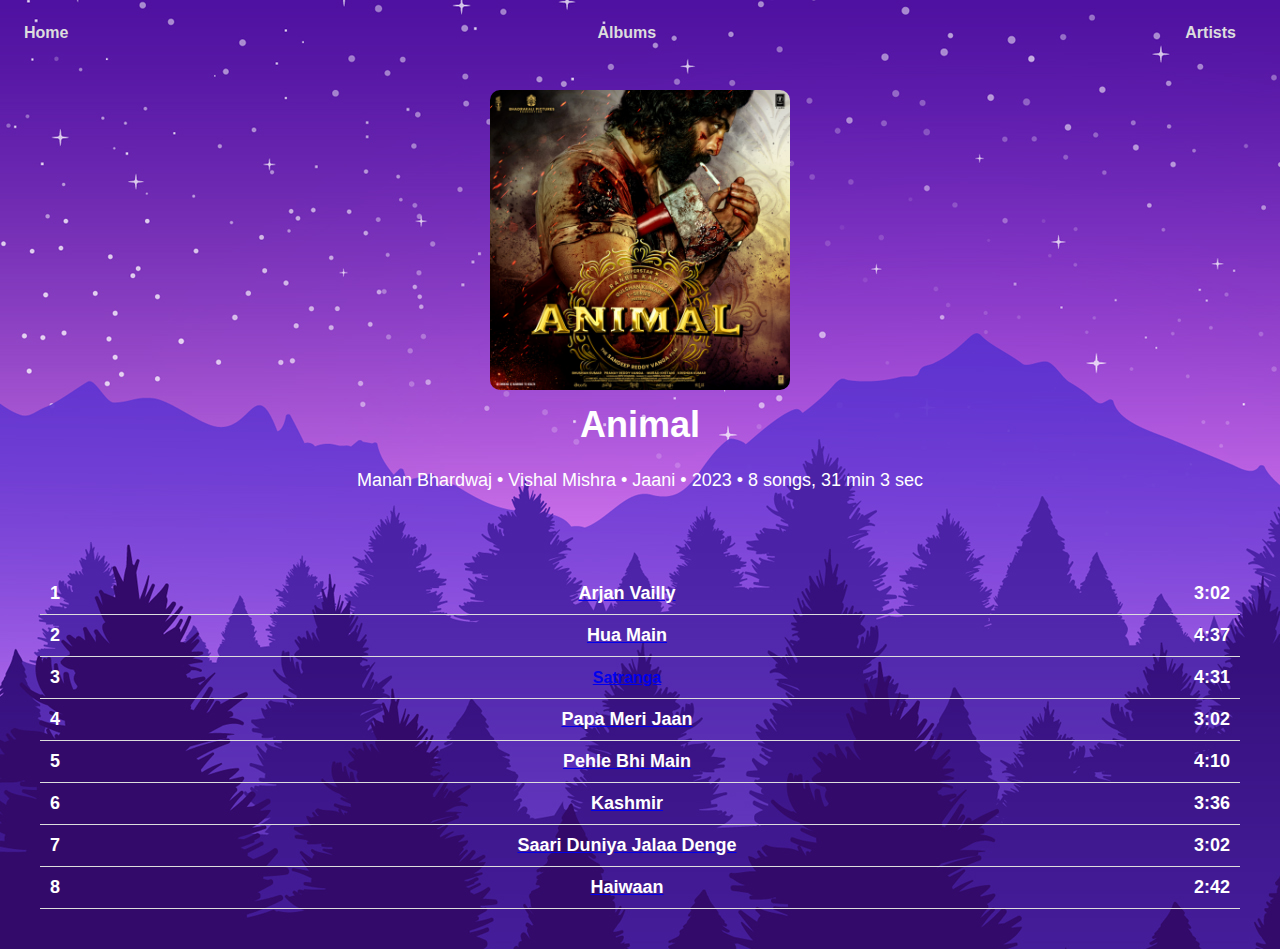
<file: animal.html>
<!DOCTYPE html>
<html lang="en">
<head>
    <style>
        body {
    font-family: Arial, sans-serif;
    background: url(img.jpg);
}

header {
   color: #ffffff;
    padding: 1em;
    text-align: center;
}

header nav ul {
    list-style: none;
    margin: 0;
    padding: 0;
    display: flex;
    justify-content: space-between;
}

header nav ul li {
    margin-right: 20px;
}

header nav a {
    color: #ddd;
    text-decoration: none;
    font-weight: 600;
}
header nav a:hover {
    color: #ffffff;
    text-decoration: none;
   
}

.album-cover {
    color: #ffffff;
    padding: 2em;
    text-align: center;
}

.album-cover img {
    width: 25%;
    height: 300px;
    color: #ffffff;
    border-radius: 10px;
}

.album-cover h1 {
    font-size: 36px;
    margin-top: 10px;

}

.album-cover p {
    font-size: 18px;
    color: #ffffff;
}

.tracklist {
    padding: 2em;
}

.tracklist ul {
    list-style: none;
    margin: 0;
    padding: 0;
}

.tracklist li {
    display: flex;
    justify-content: space-between;
    align-items: center;
    padding: 10px;
    border-bottom: 1px solid #ddd;
    color: #ddd;
    font-weight: 600;
}
.tracklist li:hover {
    color: #fff;
}


.tracklist li span {
    font-size: 18px;
}

.tracklist li span:first-child {
    font-weight: bold;
    color: #ffffff;
}

.tracklist li span:last-child {
    color: #ffffff;
}
    </style>
    <title>Animal Album</title>
    
</head>
<body>
    <header>
        <nav>
            <ul>
                <li><a href="./index.php">Home</a></li>
                <li><a href="#">Albums</a></li>
                <li><a href="#">Artists</a></li>
            </ul>
        </nav>
    </header>
    <main>
        <section class="album-cover">
            <img src="item-6.jpg" alt="Album Cover">
            <h1>Animal</h1>
            <p>Manan Bhardwaj • Vishal Mishra • Jaani • 2023 • 8 songs, 31 min 3 sec</p>
        </section>
        <section class="tracklist">
            <ul>
                <li>
                    
                    <span>1</span>
                    <a href="./Music/Arjan Vailly - Manan Bhardwaj, Bhupinder Babbal.m4a">
                    <span>Arjan Vailly</span>
                </a>
                    <span>3:02</span>
                </li>

                <li>
                    
                    <span>2</span>
                    <a href="./Music/Hua Main - Raghav Chaitanya, Manoj Muntashir, Pritam.m4a">

                    <span>Hua Main</span>
                </a>
                    <span>4:37</span>
                
                </li>

                <li>
                    <span>3</span>
                    <a href="./Music/Satranga - Arijit Singh, Shreyas Puranik, Siddharth-Garima.m4a">
                    <span=yellow














>Satranga</span>
                </a>
                    <span>4:31</span>
                </li>

                <li>
                    <span>4</span>
                    <a href="./Music/Papa Meri Jaan - Sonu Nigam, Harshavardhan Rameshwar, Raj Shekhar.m4a">
                    <span>Papa Meri Jaan</span>
                </a>
                    <span>3:02</span>
                
                </li>

                <li>
                    <span>5</span>
                    <a href="Music/Pehle Bhi Main - Vishal Mishra, Raj Shekhar.m4a">
                    <span>Pehle Bhi Main</span>
                </a>
                    <span>4:10</span>
                </li>

                <li>
                    
                    <span>6</span>
                    <a href="Music/Kashmir - Manan Bhardwaj, Shreya Ghoshal.m4a">
                    <span>Kashmir</span>
                </a>
                    <span>3:36</span>
                </li>

                <li>
                    <span>7</span>
                    <a href="Music/Saari Duniya Jalaa Denge - Jaani, B Praak.m4a">
                    <span>Saari Duniya Jalaa Denge</span>
                </a>
                    <span>3:02</span>
                </li>

                <li>
                    <span>8</span>
                    <a href="Music/Haiwaan - Ashim Kemson.m4a">
                    <span>Haiwaan</span>
                </a>
                    <span>2:42</span>
                </li>

            </ul>
        </section>
    </main>
</body>
</html>
</file>
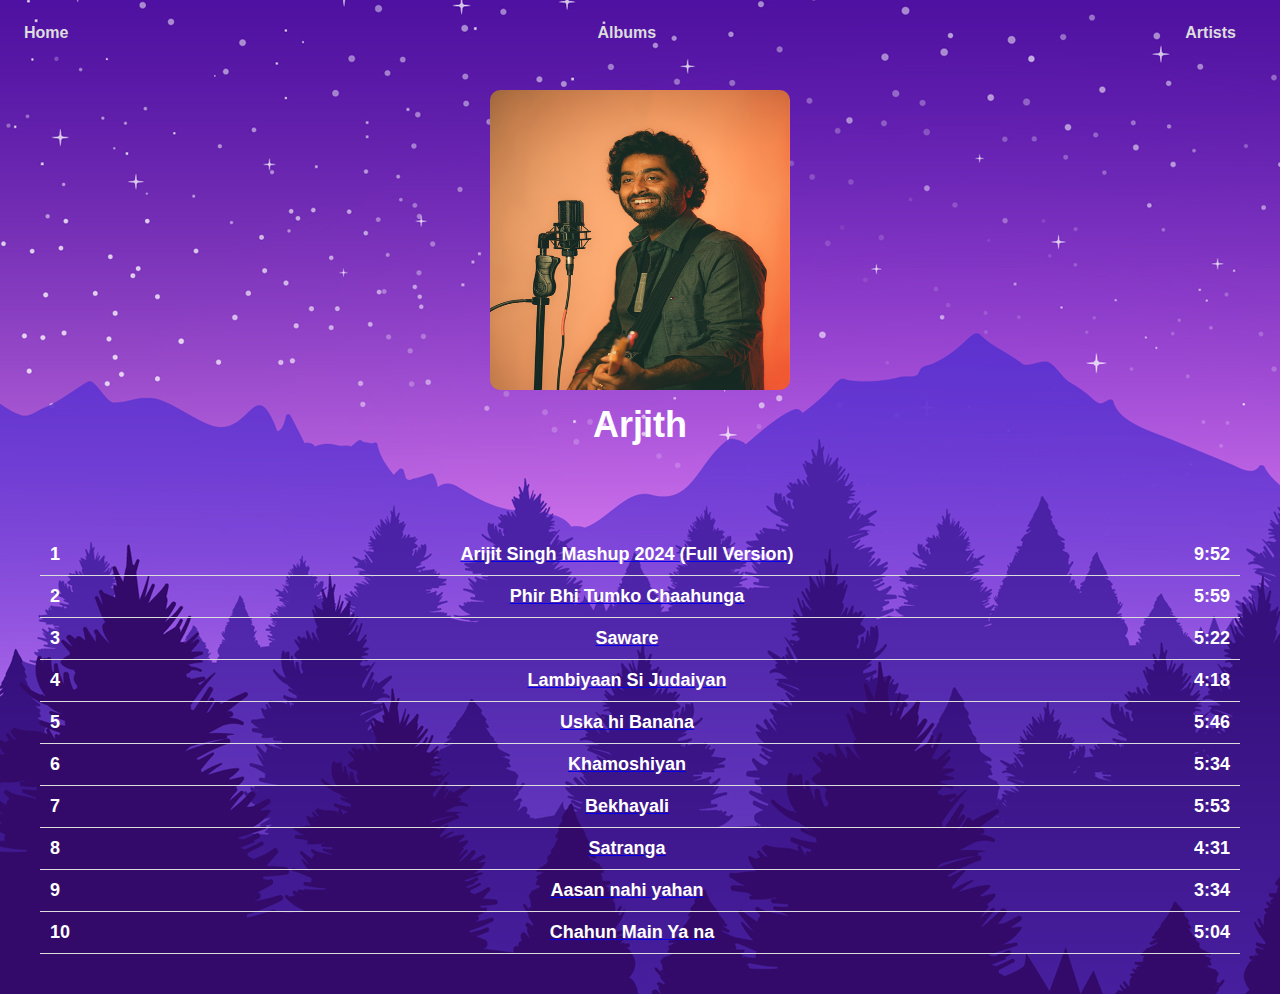
<file: arjith.html>
<!DOCTYPE html>
<html lang="en">
<head>
    <style>
        body {
    font-family: Arial, sans-serif;
    background: url(img.jpg);
}

header {
   color: #ffffff;
    padding: 1em;
    text-align: center;
}

header nav ul {
    list-style: none;
    margin: 0;
    padding: 0;
    display: flex;
    justify-content: space-between;
}

header nav ul li {
    margin-right: 20px;
}

header nav a {
    color: #ddd;
    text-decoration: none;
    font-weight: 600;
}
header nav a:hover {
    color: #ffffff;
    text-decoration: none;
   
}

.album-cover {
    color: #ffffff;
    padding: 2em;
    text-align: center;
}

.album-cover img {
    width: 25%;
    height: 300px;
    color: #ffffff;
    border-radius: 10px;
}

.album-cover h1 {
    font-size: 36px;
    margin-top: 10px;

}

.album-cover p {
    font-size: 18px;
    color: #ffffff;
}

.tracklist {
    padding: 2em;
}

.tracklist ul {
    list-style: none;
    margin: 0;
    padding: 0;
}

.tracklist li {
    display: flex;
    justify-content: space-between;
    align-items: center;
    padding: 10px;
    border-bottom: 1px solid #ddd;
    color: #ddd;
    font-weight: 600;
}
.tracklist li:hover {
    color: #fff;
}


.tracklist li span {
    font-size: 18px;
}

.tracklist li span:first-child {
    font-weight: bold;
    color: #ffffff;
}

.tracklist li span:last-child {
    color: #ffffff;
}
    </style>
    <title>Best Of Arjith's</title>
    
</head>
<body>
    <header>
        <nav>
            <ul>
                <li><a href="./index.php">Home</a></li>
                <li><a href="#">Albums</a></li>
                <li><a href="#">Artists</a></li>
            </ul>
        </nav>
    </header>
    <main>
        <section class="album-cover">
            <img src="item-18.jpeg" alt="Album Cover">
            <h1>Arjith</h1>
        </section>
        <section class="tracklist">
            <ul>
                <li>
                    
                    <span>1</span>
                    <a href="./Music/Arijit Singh Mashup 2024 Full Version SICKVED.mp3">
                    <span>Arijit Singh Mashup 2024 (Full Version)</span>
                </a>
                    <span>9:52</span>
                </li>

                <li>
                    
                    <span>2</span>
                    <a href="./Music/Phir Bhi Tumko Chaahunga lyric Arijit Singh Arjun K Shraddha K Mithoon Manoj M.mp3">
                    <span>Phir Bhi Tumko Chaahunga</span>
                </a>
                    <span>5:59</span>
                
                </li>

                <li>
                    <span>3</span>
                    <a href="./Music/Saware Lyrics Video Phantom Arijit Singh Saif Ali Khan Katrina Kaif Pritam T Series.mp3">
                    <span>Saware</span>
                </a>
                    <span>5:22</span>
                </li>

                <li>
                    <span>4</span>
                    <a href="./Music/Lambiyaan Si Judaiyaan From Raabta.mp3">
                    <span>Lambiyaan Si Judaiyan</span>
                </a>
                    <span>4:18</span>
                
                </li>

                <li>
                    <span>5</span>
                    <a href="Music/Uska Hi Banana.mp3">
                    <span>Uska hi Banana</span>
                </a>
                    <span>5:46</span>
                </li>

                <li>
                    
                    <span>6</span>
                    <a href="Music/Khamoshiyan.mp3">
                    <span>Khamoshiyan</span>
                </a>
                    <span>5:34</span>
                </li>

                <li>
                    <span>7</span>
                    <a href="Music/Bekhayali From Kabir Singh.mp3">
                    <span>Bekhayali</span>
                </a>
                    <span>5:53</span>
                </li>

                <li>
                    <span>8</span>
                    <a href="Music/Satranga - Arijit Singh, Shreyas Puranik, Siddharth-Garima.m4a">
                    <span>Satranga</span>
                </a>
                    <span>4:31</span>
                </li>

                <li>
                    <span>9</span>
                    <a href="Music/Aasan Nahin Yahan - Arijit Singh.m4a">
                    <span>Aasan nahi yahan</span>
                </a>
                    <span>3:34</span>
                </li>
                <li>
                    <span>10</span>
                    <a href="Music/Chahun Main Ya Naa - Arijit Singh, Palak Muchhal.m4a">
                    <span>Chahun Main Ya na</span>
                </a>
                    <span>5:04</span>
                </li>
                


            </ul>
        </section>
    </main>
</body>
</html>
</file>
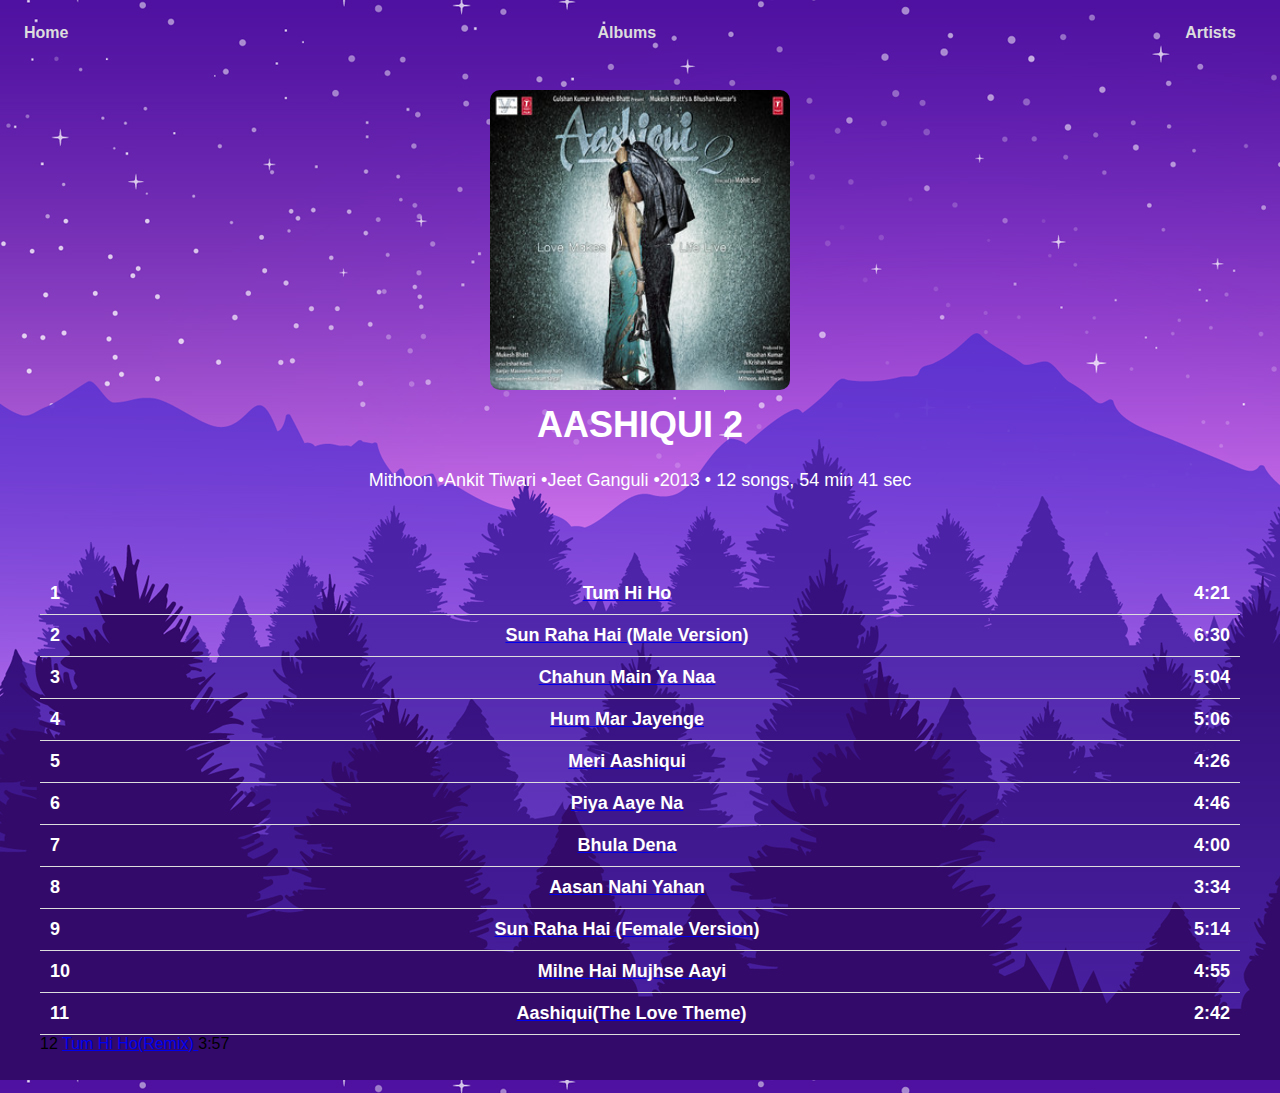
<file: ash.html>
<!DOCTYPE html>
<html lang="en">
<head>
    <style>
        body {
    font-family: Arial, sans-serif;
    background: url(img.jpg);
}

header {
   color: #ffffff;
    padding: 1em;
    text-align: center;
}

header nav ul {
    list-style: none;
    margin: 0;
    padding: 0;
    display: flex;
    justify-content: space-between;
}

header nav ul li {
    margin-right: 20px;
}

header nav a {
    color: #ddd;
    text-decoration: none;
    font-weight: 600;
}
header nav a:hover {
    color: #ffffff;
    text-decoration: none;
   
}

.album-cover {
    color: #ffffff;
    padding: 2em;
    text-align: center;
}

.album-cover img {
    width: 25%;
    height: 300px;
    color: #ffffff;
    border-radius: 10px;
}

.album-cover h1 {
    font-size: 36px;
    margin-top: 10px;

}

.album-cover p {
    font-size: 18px;
    color: #ffffff;
}

.tracklist {
    padding: 2em;
}

.tracklist ul {
    list-style: none;
    margin: 0;
    padding: 0;
}

.tracklist li {
    display: flex;
    justify-content: space-between;
    align-items: center;
    padding: 10px;
    border-bottom: 1px solid #ddd;
    color: #ddd;
    font-weight: 600;
}
.tracklist li:hover {
    color: #fff;
}


.tracklist li span {
    font-size: 18px;
}

.tracklist li span:first-child {
    font-weight: bold;
    color: #ffffff;
}

.tracklist li span:last-child {
    color: #ffffff;
}
    </style>
    <title>Aashiqui 2 Album</title>
    
</head>
<body>
    <header>
        <nav>
            <ul>
                <li><a href="./index.php">Home</a></li>
                <li><a href="#">Albums</a></li>
                <li><a href="#">Artists</a></li>
            </ul>
        </nav>
    </header>
    <main>
        <section class="album-cover">
            <img src="item-15.jpeg" alt="Album Cover">
            <h1>AASHIQUI 2</h1>
            <p>Mithoon •Ankit Tiwari •Jeet Ganguli •2013 • 12 songs, 54 min 41 sec</p>
        </section>
        <section class="tracklist">
            <ul>
                <li>
                    
                    <span>1</span>
                    <a href="./Music/Tum Hi Ho - Mithoon, Arijit Singh.m4a">
                    <span>Tum Hi Ho</span>
                </a>
                    <span>4:21</span>
                </li>

                <li>
                    
                    <span>2</span>
                    <a href="./Music/Sunn Raha Hai (Male) - Ankit Tiwari.m4a">
                    <span>Sun Raha Hai (Male Version)</span>
                </a>
                    <span>6:30</span>
                
                </li>

                <li>
                    <span>3</span>
                    <a href="./Music/Chahun Main Ya Naa - Arijit Singh, Palak Muchhal.m4a">
                    <span>Chahun Main Ya Naa</span>
                </a>
                    <span>5:04</span>
                </li>

                <li>
                    <span>4</span>
                    <a href="./Music/Hum Mar Jayenge - Arijit Singh, Tulsi Kumar.m4a">
                    <span>Hum Mar Jayenge</span>
                </a>
                    <span>5:06</span>
                
                </li>

                <li>
                    <span>5</span>
                    <a href="Music/Meri Aashiqui - Arijit Singh, Palak Muchhal.m4a">
                    <span>Meri Aashiqui</span>
                </a>
                    <span>4:26</span>
                </li>

                <li>
                    
                    <span>6</span>
                    <a href="Music/Piya Aaye Na - Tulsi Kumar, KK.m4a">
                    <span>Piya Aaye Na</span>
                </a>
                    <span>4:46</span>
                </li>

                <li>
                    <span>7</span>
                    <a href="Music/Bhula Dena - Mustafa Zahid.m4a
                    ">
                    <span>Bhula Dena</span>
                </a>
                    <span>4:00</span>
                </li>

                <li>
                    <span>8</span>
                    <a href="Music/Aasan Nahin Yahan - Arijit Singh.m4a">
                    <span>Aasan Nahi Yahan</span>
                </a>
                    <span>3:34</span>
                </li>

                <li>
                    <span>9</span>
                    <a href="Music/Sunn Raha Hai (Female) - Shreya Ghoshal.m4a">
                    <span>Sun Raha Hai (Female Version)</span>
                </a>
                    <span>5:14</span>
                </li>
                <li>
                    <span>10</span>
                    <a href="Music/Milne Hai Mujhse Aayi - Arijit Singh.m4a">
                    <span>Milne Hai Mujhse Aayi</span>
                </a>
                    <span>4:55</span>
                </li>
                <li>
                <span>11</span>
                    <a href="Music/Aashiqui (The Love Theme) - Mithoon.m4a">
                    <span>Aashiqui(The Love Theme)</span>
                </a>
                    <span>2:42</span>
                </li>

                <span>12</span>
                    <a href="Music/Tum Hi Ho - Mithoon, Arijit Singh.m4a">
                    <span>Tum Hi Ho(Remix)</span>
                </a>
                    <span>3:57</span>
                </li>


            </ul>
        </section>
    </main>
</body>
</html>
</file>
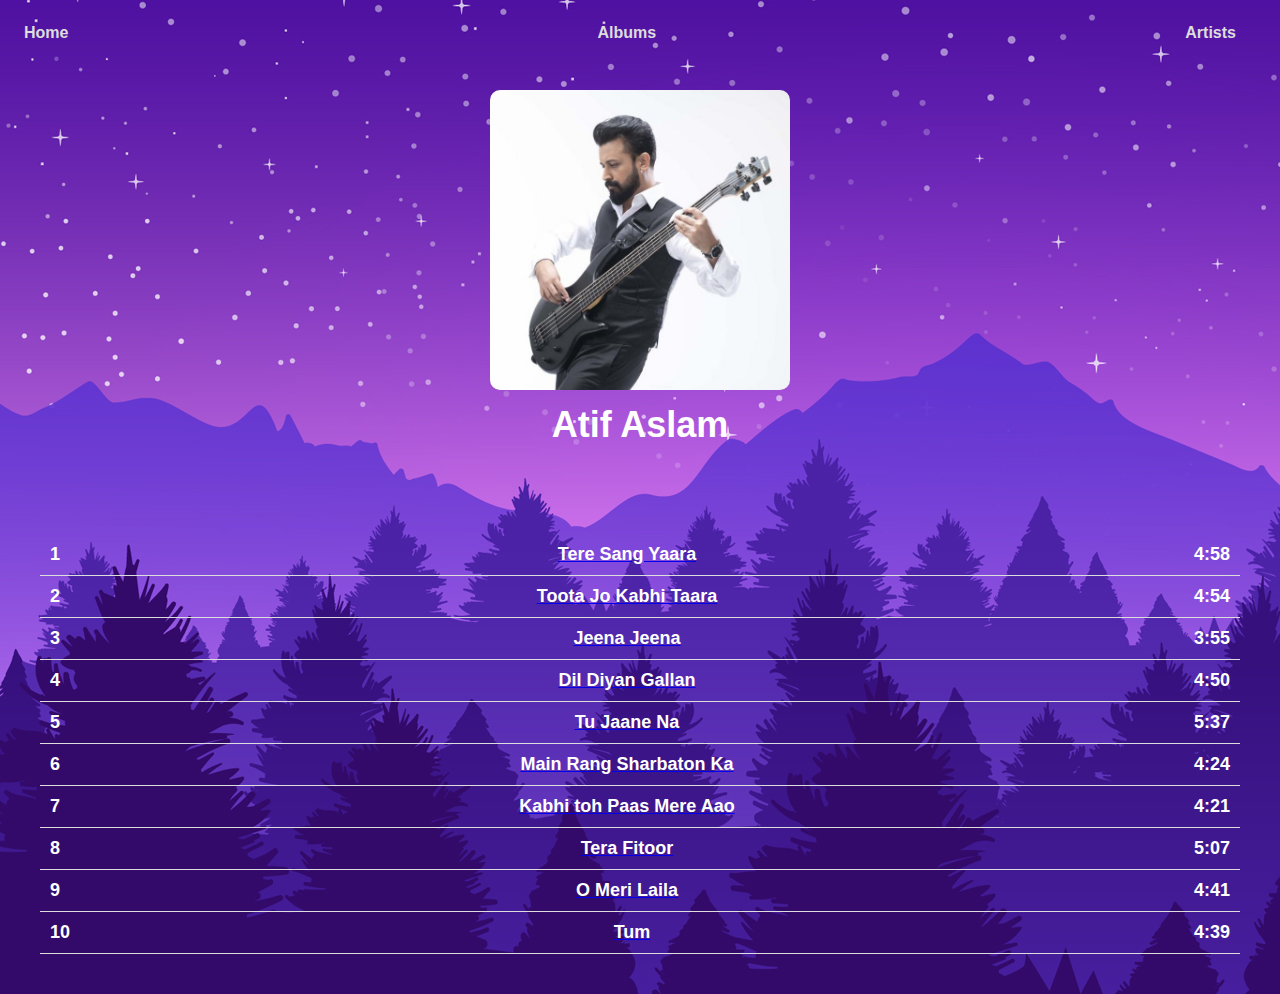
<file: ATIF.html>
<!DOCTYPE html>
<html lang="en">
<head>
    <style>
        body {
    font-family: Arial, sans-serif;
    background: url(img.jpg);
}

header {
   color: #ffffff;
    padding: 1em;
    text-align: center;
}

header nav ul {
    list-style: none;
    margin: 0;
    padding: 0;
    display: flex;
    justify-content: space-between;
}

header nav ul li {
    margin-right: 20px;
}

header nav a {
    color: #ddd;
    text-decoration: none;
    font-weight: 600;
}
header nav a:hover {
    color: #ffffff;
    text-decoration: none;
   
}

.album-cover {
    color: #ffffff;
    padding: 2em;
    text-align: center;
}

.album-cover img {
    width: 25%;
    height: 300px;
    color: #ffffff;
    border-radius: 10px;
}

.album-cover h1 {
    font-size: 36px;
    margin-top: 10px;

}

.album-cover p {
    font-size: 18px;
    color: #ffffff;
}

.tracklist {
    padding: 2em;
}

.tracklist ul {
    list-style: none;
    margin: 0;
    padding: 0;
}

.tracklist li {
    display: flex;
    justify-content: space-between;
    align-items: center;
    padding: 10px;
    border-bottom: 1px solid #ddd;
    color: #ddd;
    font-weight: 600;
}
.tracklist li:hover {
    color: #fff;
}


.tracklist li span {
    font-size: 18px;
}

.tracklist li span:first-child {
    font-weight: bold;
    color: #ffffff;
}

.tracklist li span:last-child {
    color: #ffffff;
}
    </style>
    <title>Best Of Atif's</title>
    
</head>
<body>
    <header>
        <nav>
            <ul>
                <li><a href="./index.php">Home</a></li>
                <li><a href="#">Albums</a></li>
                <li><a href="#">Artists</a></li>
            </ul>
        </nav>
    </header>
    <main>
        <section class="album-cover">
            <img src="item-20.jpeg" alt="Album Cover">
            <h1>Atif Aslam</h1>
        </section>
        <section class="tracklist">
            <ul>
                <li>
                    
                    <span>1</span>
                    <a href="./Music/Tere Sang Yaara Remix.mp3">
                    <span>Tere Sang Yaara</span>
                </a>
                    <span>4:58</span>
                </li>

                <li>
                    
                    <span>2</span>
                    <a href="./Music/Toota Jo Kabhi Tara Tiger Shroff Jacqueline Atif Aslam Sumedha K Sachin Jigar.mp3">
                    <span>Toota Jo Kabhi Taara</span>
                </a>
                    <span>4:54</span>
                
                </li>

                <li>
                    <span>3</span>
                    <a href="./Music/Jeena Jeena.mp3">
                    <span>Jeena Jeena</span>
                </a>
                    <span>3:55</span>
                </li>

                <li>
                    <span>4</span>
                    <a href="./Music/Dil Diyan Gallan.mp3">
                    <span>Dil Diyan Gallan</span>
                </a>
                    <span>4:50</span>
                
                </li>

                <li>
                    <span>5</span>
                    <a href="Music/Tu Jaane Na.mp3">
                    <span>Tu Jaane Na</span>
                </a>
                    <span>5:37</span>
                </li>

                <li>
                    
                    <span>6</span>
                    <a href="Music/Main Rang Sharbaton Ka.mp3">
                    <span>Main Rang Sharbaton Ka</span>
                </a>
                    <span>4:24</span>
                </li>

                <li>
                    <span>7</span>
                    <a href="Music/TERI YAADEIN ATIF ASLAM Kabhi Toh Paas Mere Aao Lyrics.mp3">
                    <span>Kabhi toh Paas Mere Aao</span>
                </a>
                    <span>4:21</span>
                </li>

                <li>
                    <span>8</span>
                    <a href="Music/Tera Fitoor Jab Se Chadh Gaya Re Arijit Singh Romantic Song Genius Full Movie Song.mp3">
                    <span>Tera Fitoor</span>
                </a>
                    <span>5:07</span>
                </li>

                <li>
                    <span>9</span>
                    <a href="Music/O'Meri Laila - Atif Aslam, Jyotica Tangri.m4a">
                    <span>O Meri Laila</span>
                </a>
                    <span>4:41</span>
                </li>
                <li>
                    <span>10</span>
                    <a href="Music/Tum - Atif Aslam.m4a">
                    <span>Tum</span>
                </a>
                    <span>4:39</span>
                </li>
                


            </ul>
        </section>
    </main>
</body>
</html>
</file>
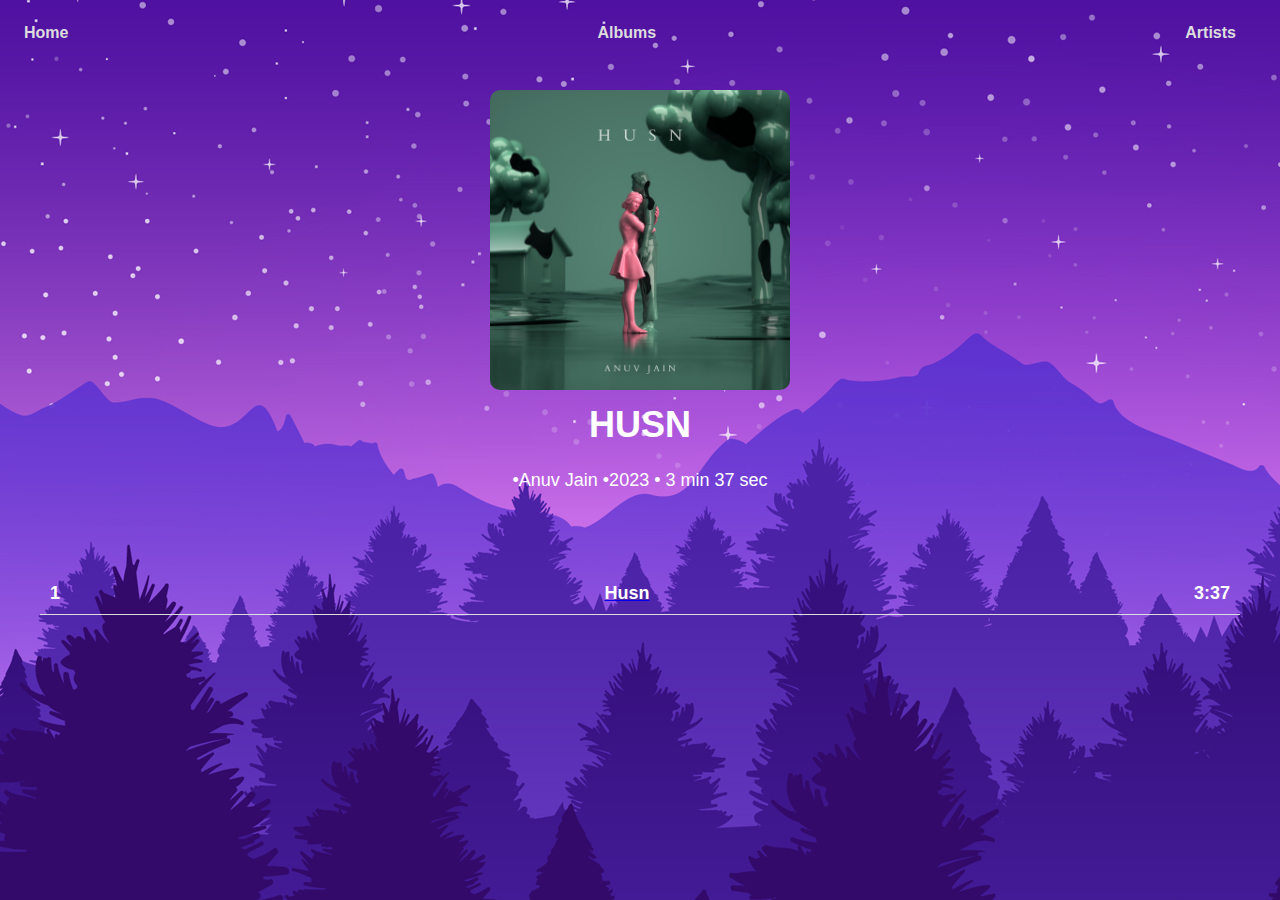
<file: husn.html>
<!DOCTYPE html>
<html lang="en">
<head>
    <style>
        body {
    font-family: Arial, sans-serif;
    background: url(img.jpg);
}

header {
   color: #ffffff;
    padding: 1em;
    text-align: center;
}

header nav ul {
    list-style: none;
    margin: 0;
    padding: 0;
    display: flex;
    justify-content: space-between;
}

header nav ul li {
    margin-right: 20px;
}

header nav a {
    color: #ddd;
    text-decoration: none;
    font-weight: 600;
}
header nav a:hover {
    color: #ffffff;
    text-decoration: none;
   
}

.album-cover {
    color: #ffffff;
    padding: 2em;
    text-align: center;
}

.album-cover img {
    width: 25%;
    height: 300px;
    color: #ffffff;
    border-radius: 10px;
}

.album-cover h1 {
    font-size: 36px;
    margin-top: 10px;

}

.album-cover p {
    font-size: 18px;
    color: #ffffff;
}

.tracklist {
    padding: 2em;
}

.tracklist ul {
    list-style: none;
    margin: 0;
    padding: 0;
}

.tracklist li {
    display: flex;
    justify-content: space-between;
    align-items: center;
    padding: 10px;
    border-bottom: 1px solid #ddd;
    color: #ddd;
    font-weight: 600;
}
.tracklist li:hover {
    color: #fff;
}


.tracklist li span {
    font-size: 18px;
}

.tracklist li span:first-child {
    font-weight: bold;
    color: #ffffff;
}

.tracklist li span:last-child {
    color: #ffffff;
}
    </style>
    <title>HUSN Album</title>
    
</head>
<body>
    <header>
        <nav>
            <ul>
                <li><a href="./index.html">Home</a></li>
                <li><a href="#">Albums</a></li>
                <li><a href="#">Artists</a></li>
            </ul>
        </nav>
    </header>
    <main>
        <section class="album-cover">
            <img src="item-8.jpg" alt="Album Cover">
            <h1>HUSN</h1>
            <p> •Anuv Jain •2023 • 3 min 37 sec</p>
        </section>
        <section class="tracklist">
            <ul>
                <li>
                    
                    <span>1</span>
                    <a href="./Music/Husn - Anuv Jain.m4a">
                    <span>Husn</span>
                </a>
                    <span>3:37</span>
                </li>

                

            </ul>
        </section>
    </main>
</body>
</html>
</file>
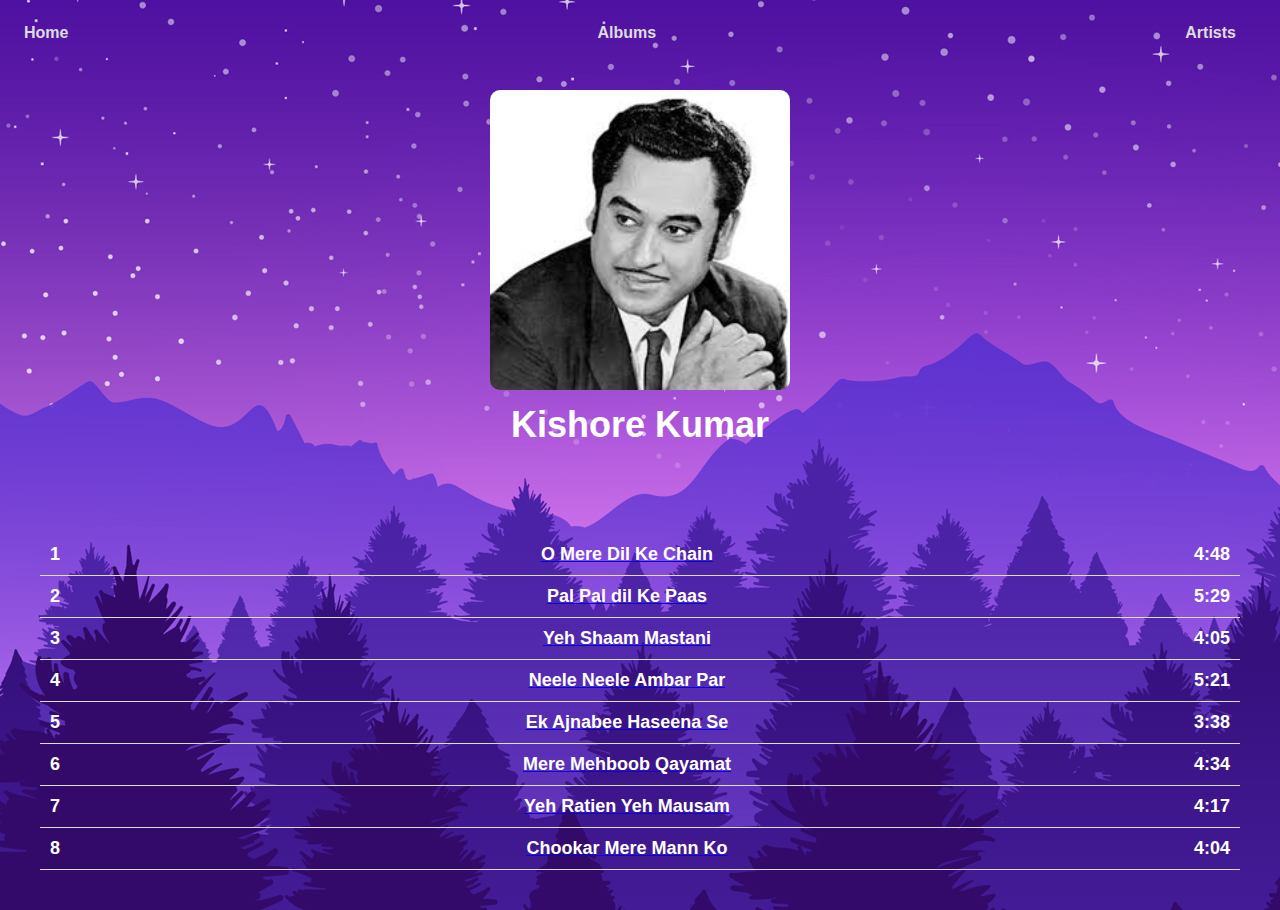
<file: kishore.html>
<!DOCTYPE html>
<html lang="en">
<head>
    <style>
        body {
    font-family: Arial, sans-serif;
    background: url(img.jpg);
}

header {
   color: #ffffff;
    padding: 1em;
    text-align: center;
}

header nav ul {
    list-style: none;
    margin: 0;
    padding: 0;
    display: flex;
    justify-content: space-between;
}

header nav ul li {
    margin-right: 20px;
}

header nav a {
    color: #ddd;
    text-decoration: none;
    font-weight: 600;
}
header nav a:hover {
    color: #ffffff;
    text-decoration: none;
   
}

.album-cover {
    color: #ffffff;
    padding: 2em;
    text-align: center;
}

.album-cover img {
    width: 25%;
    height: 300px;
    color: #ffffff;
    border-radius: 10px;
}

.album-cover h1 {
    font-size: 36px;
    margin-top: 10px;

}

.album-cover p {
    font-size: 18px;
    color: #ffffff;
}

.tracklist {
    padding: 2em;
}

.tracklist ul {
    list-style: none;
    margin: 0;
    padding: 0;
}

.tracklist li {
    display: flex;
    justify-content: space-between;
    align-items: center;
    padding: 10px;
    border-bottom: 1px solid #ddd;
    color: #ddd;
    font-weight: 600;
}
.tracklist li:hover {
    color: #fff;
}


.tracklist li span {
    font-size: 18px;
}

.tracklist li span:first-child {
    font-weight: bold;
    color: #ffffff;
}

.tracklist li span:last-child {
    color: #ffffff;
}
    </style>
    <title>Best Of Kishore Kumar</title>
    
</head>
<body>
    <header>
        <nav>
            <ul>
                <li><a href="./index.php">Home</a></li>
                <li><a href="#">Albums</a></li>
                <li><a href="#">Artists</a></li>
            </ul>
        </nav>
    </header>
    <main>
        <section class="album-cover">
            <img src="item-24.jfif" alt="Album Cover">
            <h1>Kishore Kumar</h1>
        </section>
        <section class="tracklist">
            <ul>
                <li>
                    
                    <span>1</span>
                    <a href="./Music/O MERE DIL KE CHAIN Slowed Reverb AudioCanvas11.mp3">
                    <span>O Mere Dil Ke Chain</span>
                </a>
                    <span>4:48</span>
                </li>

                <li>
                    
                    <span>2</span>
                    <a href="./Music/Pal Pal Dil Ke Paas Lyrics Kishore Kumar Audio Old Songs MP3.mp3">
                    <span>Pal Pal dil Ke Paas</span>
                </a>
                    <span>5:29</span>
                
                </li>

                <li>
                    <span>3</span>
                    <a href="./Music/Yeh Shaam Mastani Lyrics Kishore Kumar Rajesh Khanna Kati Patang.mp3">
                    <span>Yeh Shaam Mastani</span>
                </a>
                    <span>4:05</span>
                </li>

                <li>
                    <span>4</span>
                    <a href="./Music/Neele Neele Ambar Par From “Kalaakaar” Male Version.mp3">
                    <span>Neele Neele Ambar Par</span>
                </a>
                    <span>5:21</span>
                
                </li>

                <li>
                    <span>5</span>
                    <a href="Music/Ek Ajnabee Haseena Se Lyrics Full Song Lyrics.mp3">
                    <span>Ek Ajnabee Haseena Se</span>
                </a>
                    <span>3:38</span>
                </li>

                <li>
                    
                    <span>6</span>
                    <a href="Music/Meri Mehboob Qayamat Hogi LYRICS Song Kishore Kumar Mr.X In Bombay.mp3">
                    <span>Mere Mehboob Qayamat</span>
                </a>
                    <span>4:34</span>
                </li>

                <li>
                    <span>7</span>
                    <a href="Music/Yeh Raaten Yeh Mausam Lofi.mp3">
                    <span>Yeh Ratien Yeh Mausam</span>
                </a>
                    <span>4:17</span>
                </li>

                <li>
                    <span>8</span>
                    <a href="Music/Chookar Mere Mann Ko lyrics Kishore Kumar Yaarana LYRICS🖤.mp3">
                    <span>Chookar Mere Mann Ko</span>
                </a>
                    <span>4:04</span>
                </li>

            </ul>
        </section>
    </main>
</body>
</html>
</file>
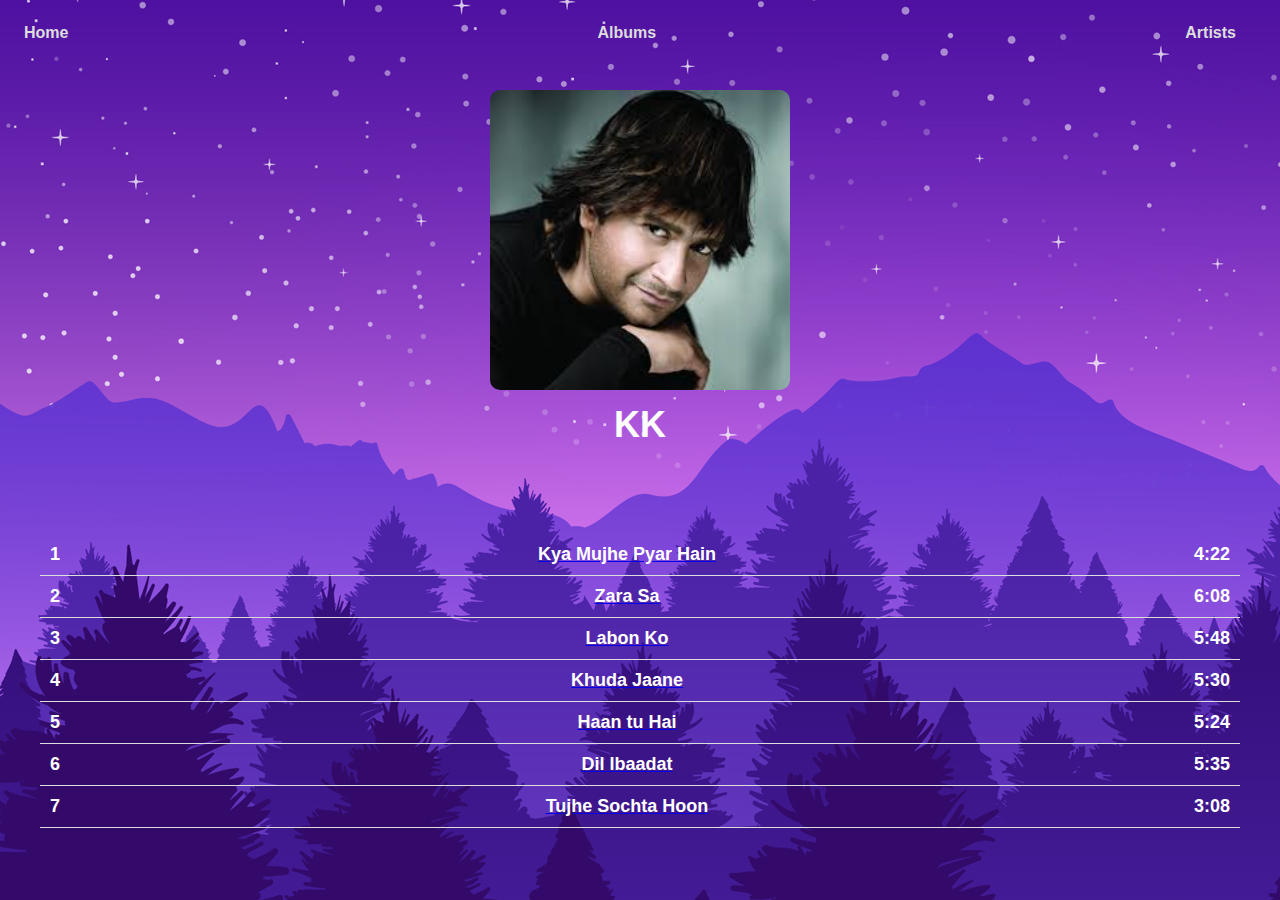
<file: kk.html>
<!DOCTYPE html>
<html lang="en">
<head>
    <style>
        body {
    font-family: Arial, sans-serif;
    background: url(img.jpg);
}

header {
   color: #ffffff;
    padding: 1em;
    text-align: center;
}

header nav ul {
    list-style: none;
    margin: 0;
    padding: 0;
    display: flex;
    justify-content: space-between;
}

header nav ul li {
    margin-right: 20px;
}

header nav a {
    color: #ddd;
    text-decoration: none;
    font-weight: 600;
}
header nav a:hover {
    color: #ffffff;
    text-decoration: none;
   
}

.album-cover {
    color: #ffffff;
    padding: 2em;
    text-align: center;
}

.album-cover img {
    width: 25%;
    height: 300px;
    color: #ffffff;
    border-radius: 10px;
}

.album-cover h1 {
    font-size: 36px;
    margin-top: 10px;

}

.album-cover p {
    font-size: 18px;
    color: #ffffff;
}

.tracklist {
    padding: 2em;
}

.tracklist ul {
    list-style: none;
    margin: 0;
    padding: 0;
}

.tracklist li {
    display: flex;
    justify-content: space-between;
    align-items: center;
    padding: 10px;
    border-bottom: 1px solid #ddd;
    color: #ddd;
    font-weight: 600;
}
.tracklist li:hover {
    color: #fff;
}


.tracklist li span {
    font-size: 18px;
}

.tracklist li span:first-child {
    font-weight: bold;
    color: #ffffff;
}

.tracklist li span:last-child {
    color: #ffffff;
}
    </style>
    <title>Best Of KK's</title>
    
</head>
<body>
    <header>
        <nav>
            <ul>
                <li><a href="./index.php">Home</a></li>
                <li><a href="#">Albums</a></li>
                <li><a href="#">Artists</a></li>
            </ul>
        </nav>
    </header>
    <main>
        <section class="album-cover">
            <img src="item-21.jpeg" alt="Album Cover">
            <h1>KK</h1>
        </section>
        <section class="tracklist">
            <ul>
                <li>
                    
                    <span>1</span>
                    <a href="./Music/Kya Mujhe Pyaar Hai K.k.Lyrics 7clouds Hindi.mp3">
                    <span>Kya Mujhe Pyar Hain</span>
                </a>
                    <span>4:22</span>
                </li>

                <li>
                    
                    <span>2</span>
                    <a href="./Music/Zara Sa Lyrics Jannat KK Pritam Sayeed Quadri Mahesh Bhatt Emraan Hashmi Sonal.mp3">
                    <span>Zara Sa</span>
                </a>
                    <span>6:08</span>
                
                </li>

                <li>
                    <span>3</span>
                    <a href="./Music/Lyrics Labon Ko Bhool Bhulaiyaa Pritam K.K.Akshay Kumar Shiney Ahuja Vidya Balan.mp3">
                    <span>Labon Ko</span>
                </a>
                    <span>5:48</span>
                </li>

                <li>
                    <span>4</span>
                    <a href="./Music/Khuda Jaane KK Shilpa Rao Lyrics Lyrical Bam Hindi.mp3">
                    <span>Khuda Jaane</span>
                </a>
                    <span>5:30</span>
                
                </li>

                <li>
                    <span>5</span>
                    <a href="Music/HAAN TU HAIN FULL SONG LYRICS K.K.JANNAT EMRAAN HASHMI PRITAM SAYEED QUADRI.mp3">
                    <span>Haan tu Hai</span>
                </a>
                    <span>5:24</span>
                </li>

                <li>
                    
                    <span>6</span>
                    <a href="Music/Dil Ibaadat Lyrics Krishnakumar Kunnath.mp3">
                    <span>Dil Ibaadat</span>
                </a>
                    <span>5:35</span>
                </li>

                <li>
                    <span>7</span>
                    <a href="Music/Tujhe Sochta Hoon Lofi Flip Lyrics KK Pritam Deepanshu Ruhela.mp3">
                    <span>Tujhe Sochta Hoon</span>
                </a>
                    <span>3:08</span>
                </li>

                


            </ul>
        </section>
    </main>
</body>
</html>
</file>
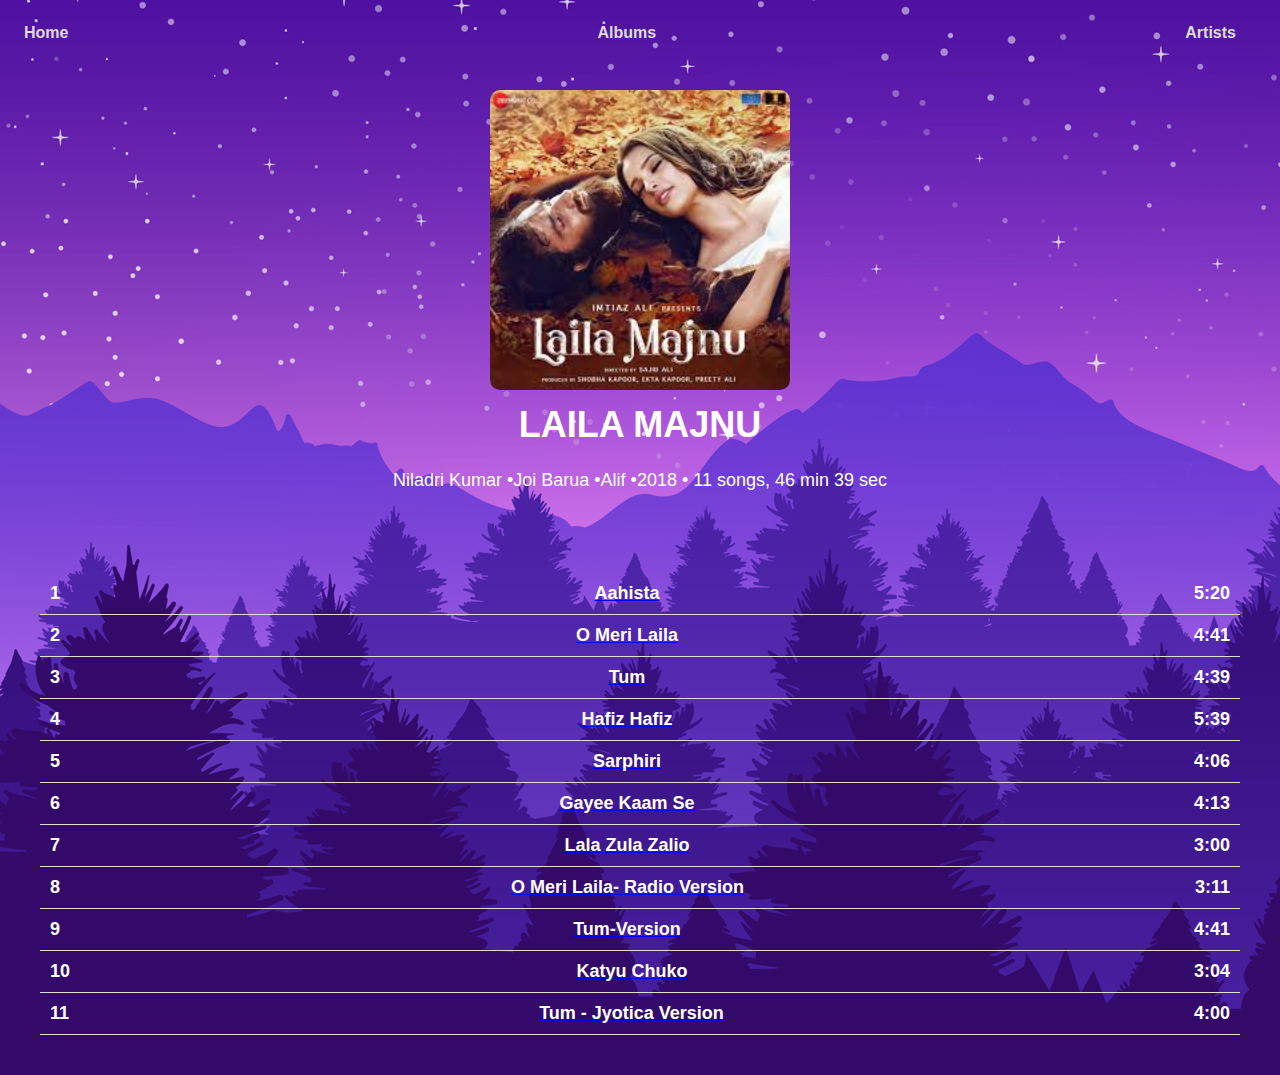
<file: LM.html>
<!DOCTYPE html>
<html lang="en">
<head>
    <style>
        body {
    font-family: Arial, sans-serif;
    background: url(img.jpg);
}

header {
   color: #ffffff;
    padding: 1em;
    text-align: center;
}

header nav ul {
    list-style: none;
    margin: 0;
    padding: 0;
    display: flex;
    justify-content: space-between;
}

header nav ul li {
    margin-right: 20px;
}

header nav a {
    color: #ddd;
    text-decoration: none;
    font-weight: 600;
}
header nav a:hover {
    color: #ffffff;
    text-decoration: none;
   
}

.album-cover {
    color: #ffffff;
    padding: 2em;
    text-align: center;
}

.album-cover img {
    width: 25%;
    height: 300px;
    color: #ffffff;
    border-radius: 10px;
}

.album-cover h1 {
    font-size: 36px;
    margin-top: 10px;

}

.album-cover p {
    font-size: 18px;
    color: #ffffff;
}

.tracklist {
    padding: 2em;
}

.tracklist ul {
    list-style: none;
    margin: 0;
    padding: 0;
}

.tracklist li {
    display: flex;
    justify-content: space-between;
    align-items: center;
    padding: 10px;
    border-bottom: 1px solid #ddd;
    color: #ddd;
    font-weight: 600;
}
.tracklist li:hover {
    color: #fff;
}


.tracklist li span {
    font-size: 18px;
}

.tracklist li span:first-child {
    font-weight: bold;
    color: #ffffff;
}

.tracklist li span:last-child {
    color: #ffffff;
}
    </style>
    <title>LAILA MAJNU Album</title>
    
</head>
<body>
    <header>
        <nav>
            <ul>
                <li><a href="./index.php">Home</a></li>
                <li><a href="#">Albums</a></li>
                <li><a href="#">Artists</a></li>
            </ul>
        </nav>
    </header>
    <main>
        <section class="album-cover">
            <img src="item-11.jpg" alt="Album Cover">
            <h1>LAILA MAJNU</h1>
            <p>Niladri Kumar •Joi Barua •Alif  •2018 • 11 songs, 46 min 39 sec</p>
        </section>
        <section class="tracklist">
            <ul>
                <li>
                    
                    <span>1</span>
                    <a href="./Music/Aahista - Arijit Singh, Jonita Gandhi.m4a">
                    <span>Aahista</span>
                </a>
                    <span>5:20</span>
                </li>

                <li>
                    
                    <span>2</span>
                    <a href="./Music/O'Meri Laila - Atif Aslam, Jyotica Tangri.m4a">
                    <span>O Meri Laila</span>
                </a>
                    <span>4:41</span>
                
                </li>

                <li>
                    <span>3</span>
                    <a href="./Music/Tum - Atif Aslam.m4a">
                    <span>Tum</span>
                </a>
                    <span>4:39</span>
                </li>

                <li>
                    <span>4</span>
                    <a href="./Music/Hafiz Hafiz - Mohit Chauhan.m4a">
                    <span>Hafiz Hafiz</span>
                </a>
                    <span>5:39</span>
                
                </li>

                <li>
                    <span>5</span>
                    <a href="Music/Sarphiri - Shreya Ghoshal, Babul Supriyo.m4a">
                    <span>Sarphiri</span>
                </a>
                    <span>4:06</span>
                </li>

                <li>
                    
                    <span>6</span>
                    <a href="Music/Gayee Kaam Se - Dev Negi, Amit Sharma, Meenal Jain.m4a">
                    <span>Gayee Kaam Se</span>
                </a>
                    <span>4:13</span>
                </li>

                <li>
                    <span>7</span>
                    <a href="Music/Lala Zula Zalio - Frankie (Kashmiri), Joi Barua, Sunidhi Chauhan.m4a">
                    <span>Lala Zula Zalio</span>
                </a>
                    <span>3:00</span>
                </li>

                <li>
                    <span>8</span>
                    <a href="Music/O'Meri Laila - Radio Version - Joi Barua.m4a">
                    <span>O Meri Laila- Radio Version</span>
                </a>
                    <span>3:11</span>
                </li>

                <li>
                    <span>9</span>
                    <a href="Music/Tum - Version - Javed Ali.m4a">
                    <span>Tum-Version</span>
                </a>
                    <span>4:41</span>
                </li>
                <li>
                    <span>10</span>
                    <a href="Music/Katyu Chuko - Mohammad Muneem.m4a">
                    <span>Katyu Chuko</span>
                </a>
                    <span>3:04</span>
                </li>
                <li>
                <span>11</span>
                    <a href="Music/Tum - Jyotica Version - Jyotica Tangri.m4a">
                    <span>Tum - Jyotica Version</span>
                </a>
                    <span>4:00</span>
                </li>


            </ul>
        </section>
    </main>
</body>
</html>
</file>
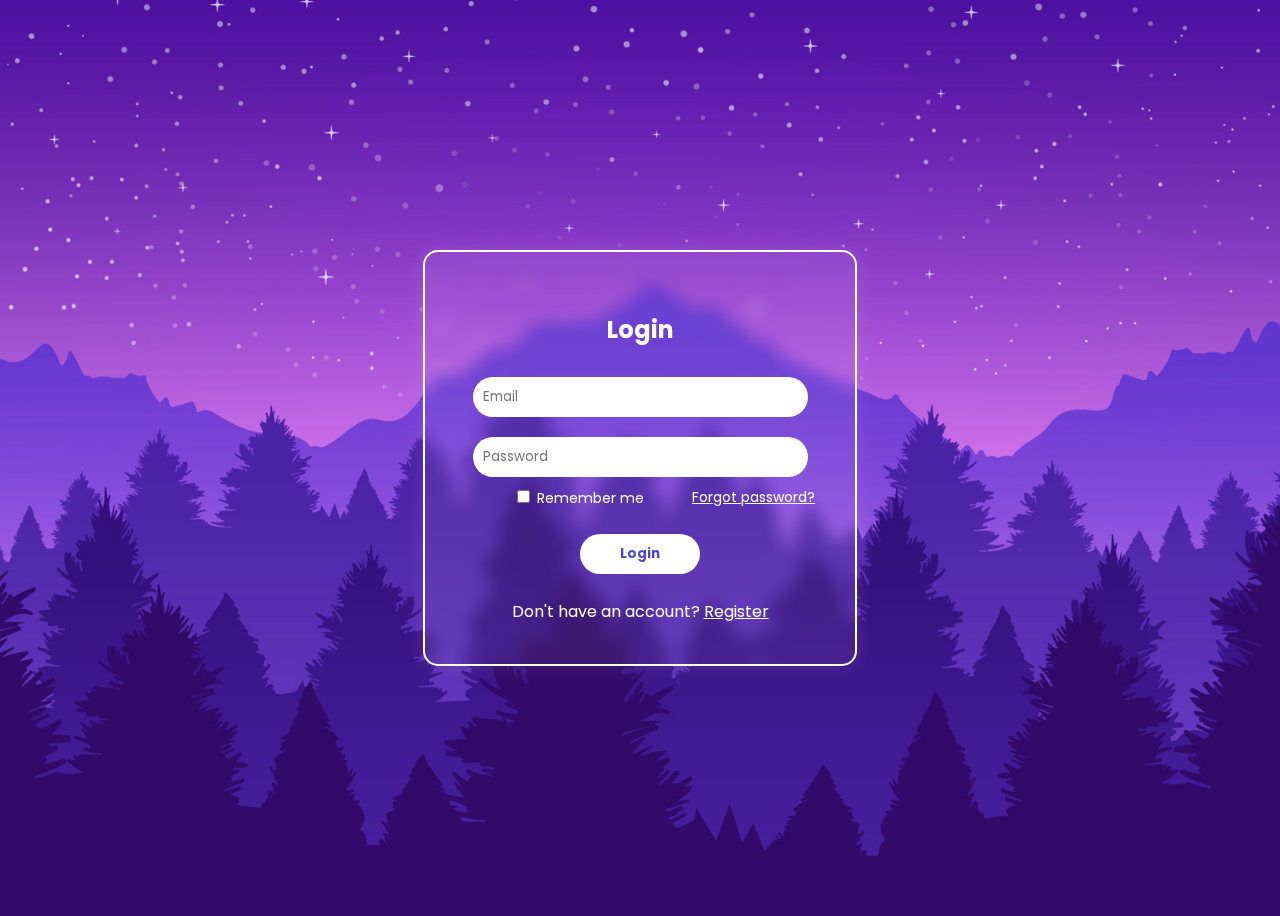
<file: loginpage.html>
<!DOCTYPE html>
<html lang="en">
<head>
    <meta charset="UTF-8">
    <title>Login</title>
    <link href="https://fonts.googleapis.com/css2?family=Poppins&display=swap" rel="stylesheet">
    <style>
        * {
            font-family: 'Poppins', sans-serif;
        }
        body {
            background: url(img.jpg);
            background-size: cover;
            background-position: center;
            height: 100vh;
            display: flex;
            justify-content: center;
            align-items: center;
            color: white;
        }
        .login-box {
            background: rgba(255, 255, 255, 0.06);
            border: 2px solid white;
            padding: 40px;
            border-radius: 15px;
            box-shadow: 0 0 20px rgba(255,255,255,0.1);
            backdrop-filter: blur(8px);
            text-align: center;
            width: 350px;
        }
        .login-box input[type="text"],
        .login-box input[type="password"] {
            width: 90%;
            padding: 10px;
            margin: 10px 0;
            border: none;
            border-radius: 25px;
            outline: none;
        }
        .login-box input[type="submit"] {
            padding: 10px 40px;
            border: none;
            background: white;
            color: #4e44ce;
            font-weight: bold;
            border-radius: 25px;
            cursor: pointer;
            transition: 0.3s ease;
        }
        .login-box input[type="submit"]:hover {
            background: #ddd;
        }
        a {
            color: #fff;
            text-decoration: underline;
        }
        .remember {
            font-size: 14px;
        }
    </style>
</head>
<body>
    <div class="login-box">
        <h2>Login</h2>
        <form action="login.php" method="post">
            <input type="text" name="email" placeholder="Email" required><br>
            <input type="password" name="password" placeholder="Password" required><br>
            <div class="remember">
                <input type="checkbox" name="remember"> Remember me
                <a style="float: right;" href="#">Forgot password?</a>
            </div><br>
            <input type="submit" value="Login"><br><br>
            Don't have an account? <a href="registration.html">Register</a>
        </form>
    </div>
</body>
</html>
</file>
